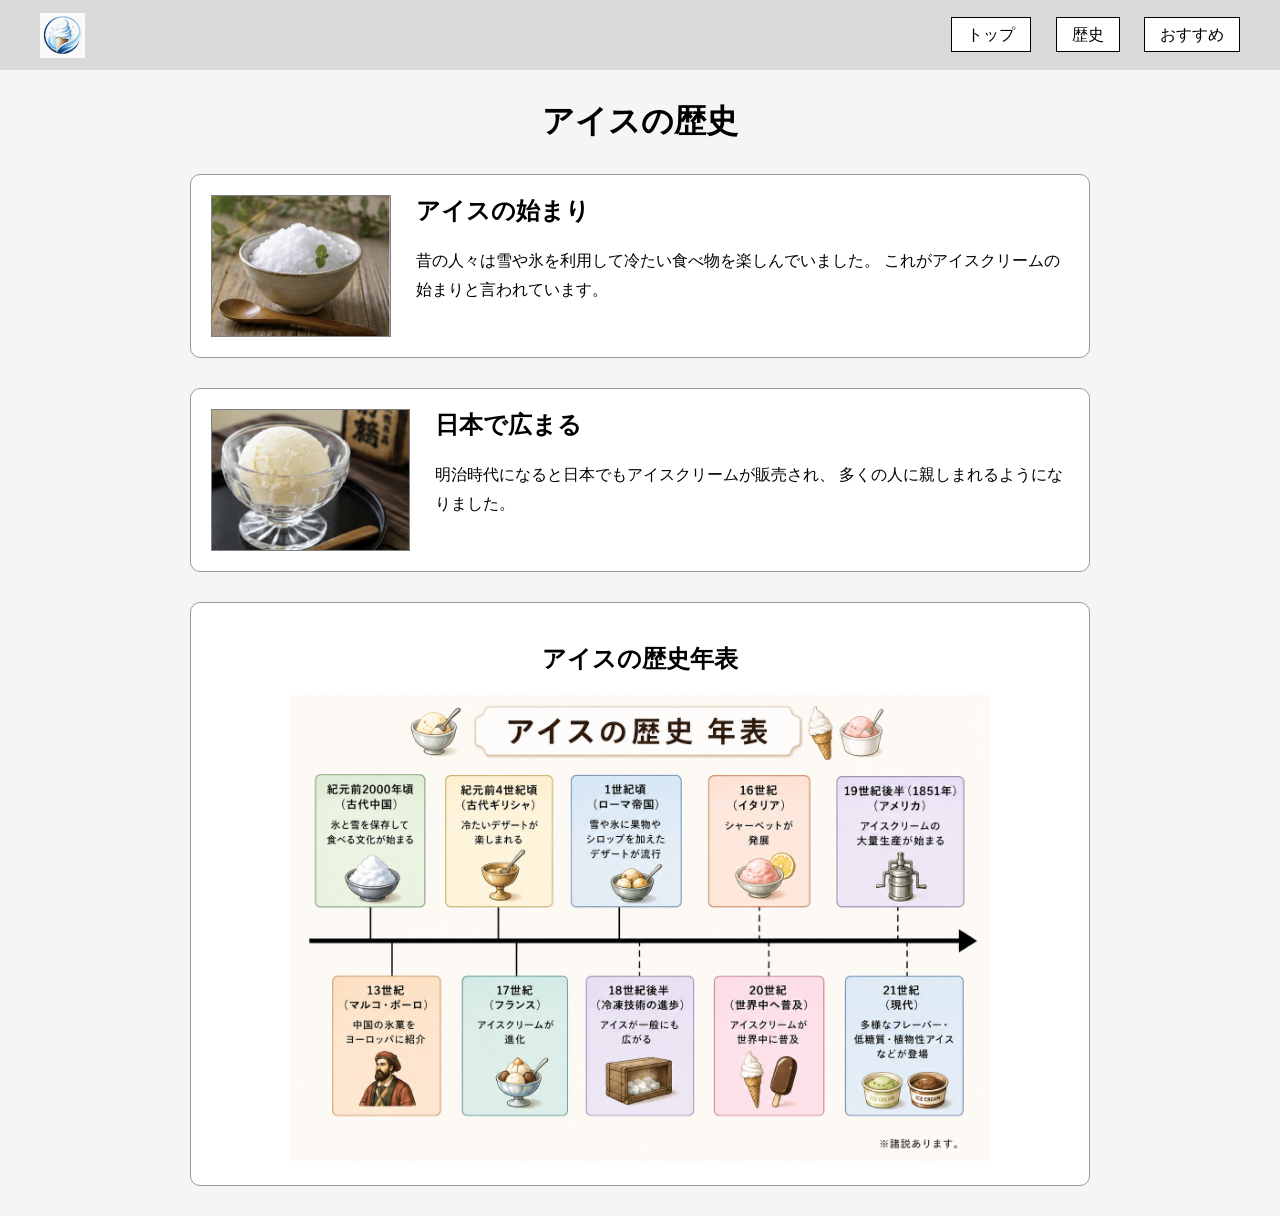
<file: history.html>
<!DOCTYPE html>
<html lang="ja">
<head>
    <meta charset="UTF-8">
    <title>アイスの歴史</title>
    <link rel="stylesheet" href="css/style.css">
    <link rel="stylesheet" href="css/history.css">
</head>

<body>

<header>
    <a class="logo-link" href="index.html">
        <img class="logo" src="images/logo.png" alt="ロゴ">
    </a>

    <nav>
        <a href="index.html">トップ</a>
        <a href="history.html">歴史</a>
        <a href="recommend.html">おすすめ</a>
    </nav>
</header>


<main>

<h1>アイスの歴史</h1>

<section class="history">

    <div class="history-box">

        <img src="images/old_ice.png" alt="昔のアイス">

        <div class="text">
            <h2>アイスの始まり</h2>

            <p>
                昔の人々は雪や氷を利用して冷たい食べ物を楽しんでいました。
                これがアイスクリームの始まりと言われています。
            </p>

        </div>

    </div>


    <div class="history-box">

        <img src="images/jp_1st_ice.png" alt="アイスの発展">

        <div class="text">
            <h2>日本で広まる</h2>

            <p>
                明治時代になると日本でもアイスクリームが販売され、
                多くの人に親しまれるようになりました。
            </p>

        </div>

    </div>

</section>


<section class="timeline">

    <h2>アイスの歴史年表</h2>

    <img src="images/nenpyo.png" alt="年表">

</section>

</main>

</body>
</html>
</file>
<file: css/style.css>
/* 全体 */

body{
    margin:0;
    font-family:Arial, sans-serif;
    background:#f5f5f5;
}


/* ヘッダー */

header{
    display:flex;
    justify-content:space-between;
    align-items:center;
    height:70px;
    background:#d9d9d9;
    padding:0 40px;
    box-sizing:border-box;
}

header > div{
    height:100%;
}

.logo-link{
    display:flex;
    align-items:center;
    height:100%;
}

.logo{
    height:45px;
    width:auto;
    display:block;
}


nav a{
    text-decoration:none;
    color:black;
    margin-left:20px;
    padding:8px 15px;
    border:1px solid black;
    background:white;
}

nav a:hover{
    background:#ddd;
}
</file>
<file: css/history.css>
/* メイン */

main{
    width:900px;
    margin:30px auto;
}

h1{
    text-align:center;
    margin-bottom:30px;
}


/* 歴史説明 */

.history-box{
    display:flex;
    align-items:flex-start;
    background:white;
    padding:20px;
    margin-bottom:30px;
    border:1px solid #999;
    border-radius:10px;
}

.history-box img{
    width:220px;
    height:140px;
    object-fit:cover;
    border:1px solid gray;
}

.text{
    margin-left:25px;
}

.text h2{
    margin-top:0;
}

.text p{
    line-height:1.8;
}


/* 年表 */

.timeline{
    background:white;
    padding:20px;
    border:1px solid #999;
    border-radius:10px;
    text-align:center;
}

.timeline img{
    width:100%;
    max-width:700px;
}
</file>
